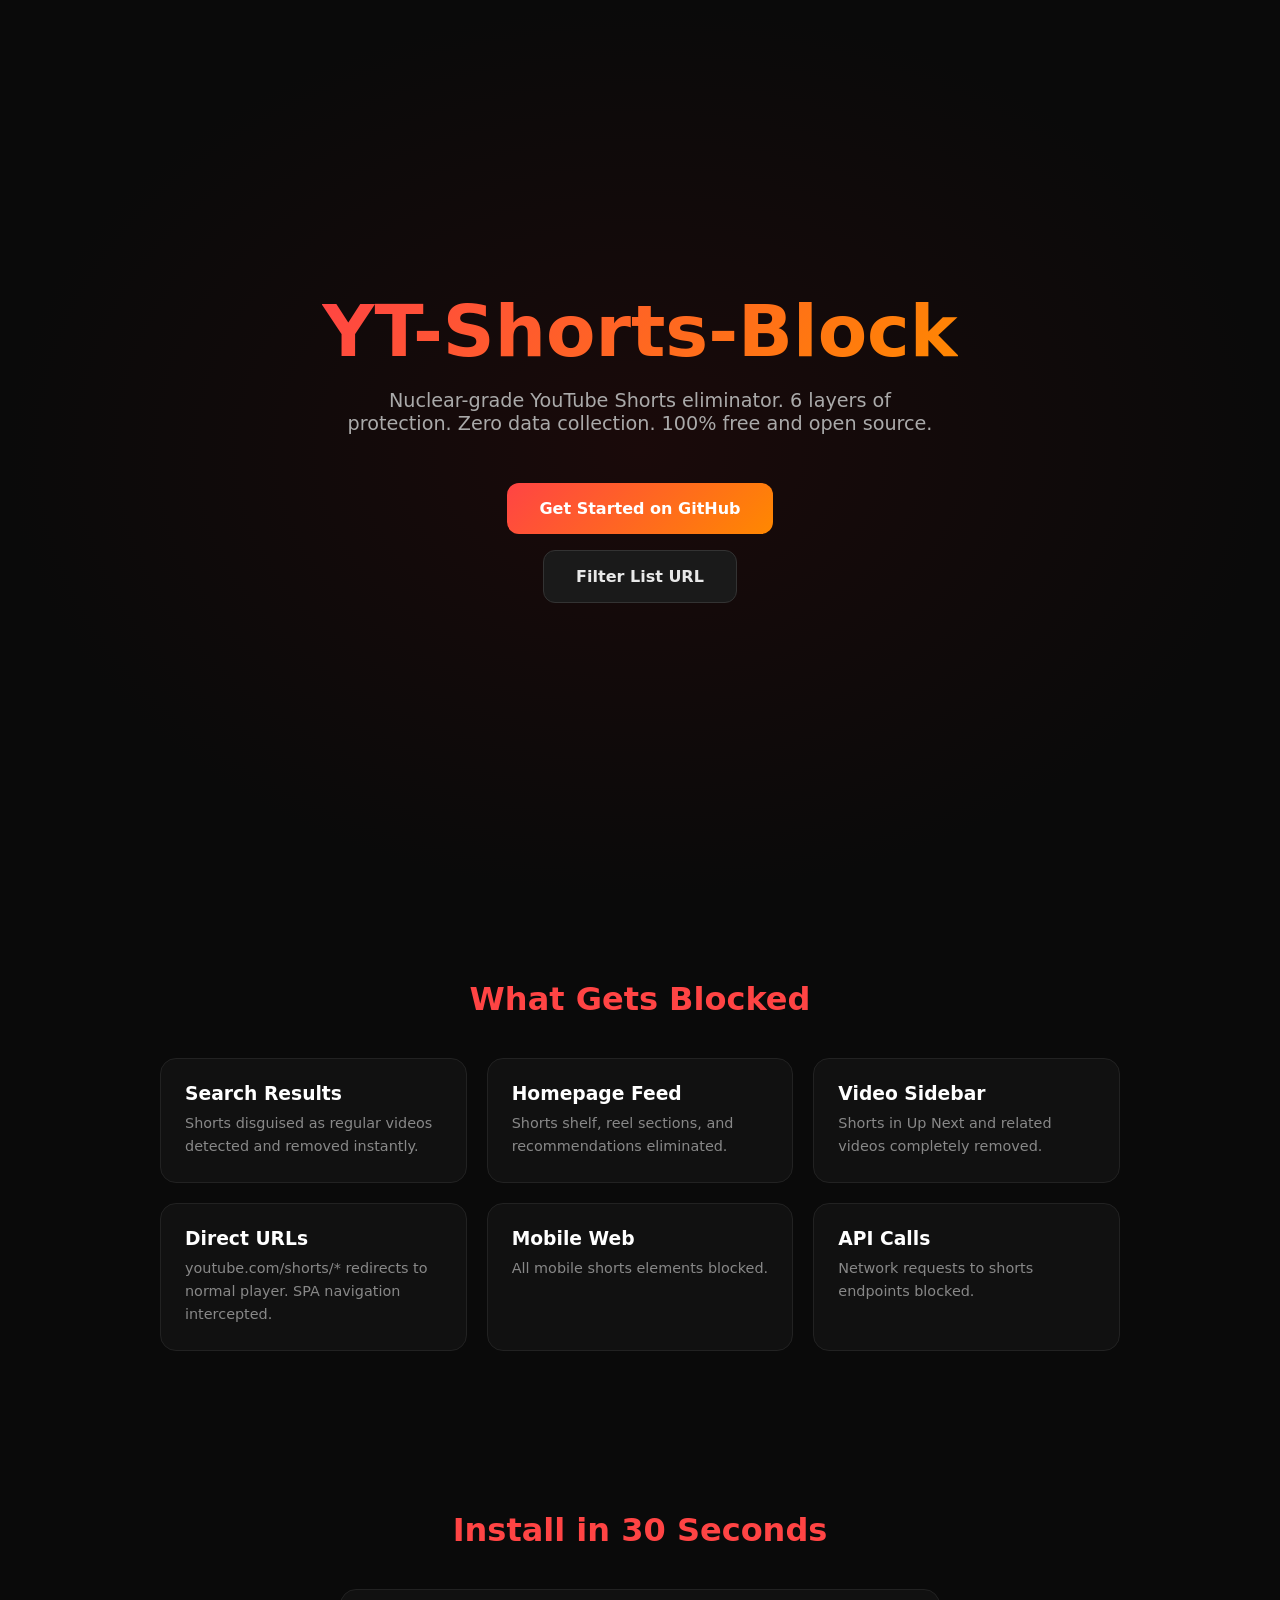
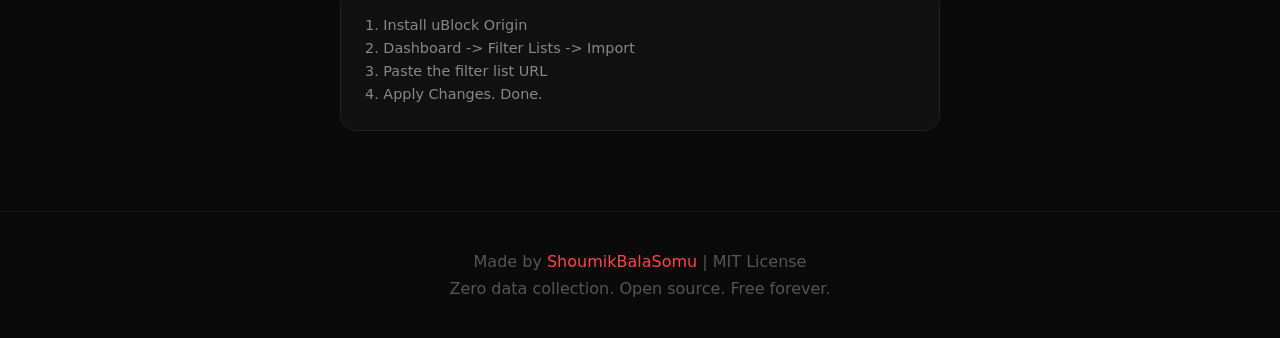
<file: docs/index.html>
<!DOCTYPE html><html lang="en"><head><meta charset="UTF-8">
<meta name="viewport" content="width=device-width,initial-scale=1.0">
<title>YT-Shorts-Block</title><style>
*{margin:0;padding:0;box-sizing:border-box}
body{font-family:system-ui,sans-serif;background:#0a0a0a;color:#e8e8e8}
.hero{min-height:100vh;display:flex;flex-direction:column;align-items:center;justify-content:center;text-align:center;padding:40px 20px;background:radial-gradient(ellipse at center,#1a0a0a 0%,#0a0a0a 70%)}
.hero h1{font-size:clamp(2.5rem,6vw,4.5rem);font-weight:900;background:linear-gradient(135deg,#ff4444,#ff8800);-webkit-background-clip:text;-webkit-text-fill-color:transparent;background-clip:text;margin-bottom:16px}
.hero p{font-size:1.2rem;color:#aaa;max-width:600px;margin-bottom:40px}
.cta{display:inline-block;padding:16px 32px;border-radius:12px;font-size:16px;font-weight:700;text-decoration:none;background:linear-gradient(135deg,#ff4444,#ff8800);color:white;margin:8px;transition:all .3s}
.cta:hover{transform:translateY(-3px);box-shadow:0 8px 30px rgba(255,68,68,.4)}
.cta2{background:#1a1a1a;border:1px solid #333;color:#e8e8e8}
.section{padding:80px 20px;max-width:1000px;margin:0 auto}
.section h2{font-size:2rem;font-weight:800;text-align:center;margin-bottom:40px;color:#ff4444}
.grid{display:grid;grid-template-columns:repeat(auto-fit,minmax(280px,1fr));gap:20px}
.card{background:#111;border:1px solid #222;border-radius:16px;padding:24px;transition:all .3s}
.card:hover{border-color:#ff4444;transform:translateY(-4px)}
.card h3{margin-bottom:8px;color:#fff}
.card p{font-size:.9rem;color:#888;line-height:1.6}
footer{text-align:center;padding:40px;color:#555;border-top:1px solid #1a1a1a}
footer a{color:#ff4444;text-decoration:none}
</style></head><body>
<section class="hero"><h1>YT-Shorts-Block</h1>
<p>Nuclear-grade YouTube Shorts eliminator. 6 layers of protection. Zero data collection. 100% free and open source.</p>
<a href="https://github.com/ShoumikBalaSomu/YT-shorts-Block" class="cta">Get Started on GitHub</a>
<a href="https://raw.githubusercontent.com/ShoumikBalaSomu/YT-shorts-Block/main/filter-lists/yt-shorts-ublock.txt" class="cta cta2">Filter List URL</a>
</section>
<section class="section"><h2>What Gets Blocked</h2><div class="grid">
<div class="card"><h3>Search Results</h3><p>Shorts disguised as regular videos detected and removed instantly.</p></div>
<div class="card"><h3>Homepage Feed</h3><p>Shorts shelf, reel sections, and recommendations eliminated.</p></div>
<div class="card"><h3>Video Sidebar</h3><p>Shorts in Up Next and related videos completely removed.</p></div>
<div class="card"><h3>Direct URLs</h3><p>youtube.com/shorts/* redirects to normal player. SPA navigation intercepted.</p></div>
<div class="card"><h3>Mobile Web</h3><p>All mobile shorts elements blocked.</p></div>
<div class="card"><h3>API Calls</h3><p>Network requests to shorts endpoints blocked.</p></div>
</div></section>
<section class="section"><h2>Install in 30 Seconds</h2>
<div class="card" style="max-width:600px;margin:0 auto">
<p>1. Install uBlock Origin</p><p>2. Dashboard -> Filter Lists -> Import</p>
<p>3. Paste the filter list URL</p><p>4. Apply Changes. Done.</p>
</div></section>
<footer><p>Made by <a href="https://github.com/ShoumikBalaSomu">ShoumikBalaSomu</a> | MIT License</p>
<p style="margin-top:8px">Zero data collection. Open source. Free forever.</p></footer>
</body></html>
</file>
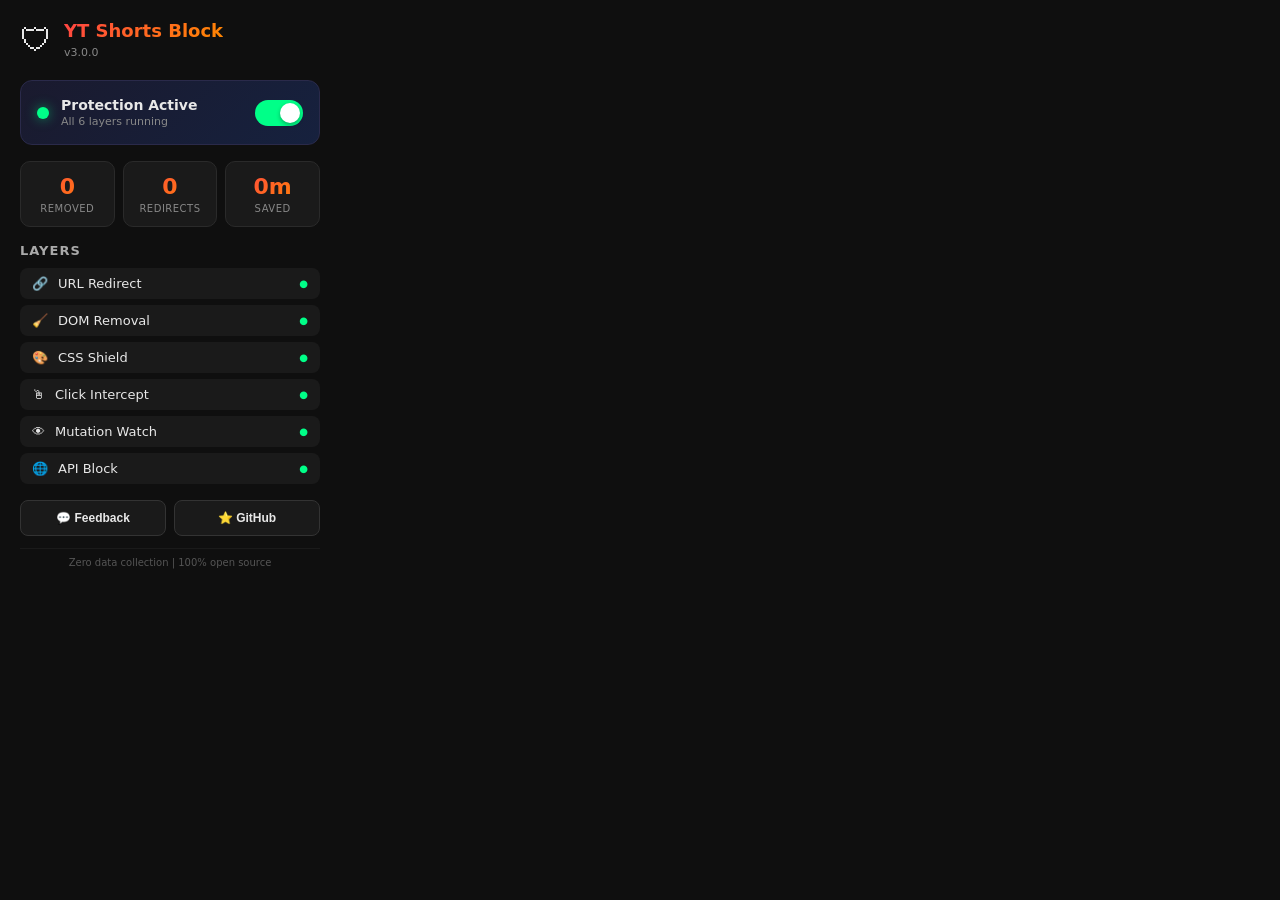
<file: browser-extension/popup.html>
<!DOCTYPE html>
<html lang="en">
<head><meta charset="UTF-8"><meta name="viewport" content="width=device-width,initial-scale=1.0"><title>YT Shorts Block</title><link rel="stylesheet" href="popup.css"></head>
<body>
<div class="container">
  <div class="header"><div class="logo">&#128737;</div><div class="tg"><h1>YT Shorts Block</h1><span class="ver">v3.0.0</span></div></div>
  <div class="sc" id="sc"><div class="si active" id="sd"></div><div class="st"><span class="sl" id="slbl">Protection Active</span><span class="ss">All 6 layers running</span></div><button class="tb" id="tbtn"><span class="tk"></span></button></div>
  <div class="sg"><div class="stc"><span class="sn" id="sr">0</span><span class="slb">Removed</span></div><div class="stc"><span class="sn" id="srd">0</span><span class="slb">Redirects</span></div><div class="stc"><span class="sn" id="stime">0m</span><span class="slb">Saved</span></div></div>
  <div class="ls"><h2>Layers</h2><div class="ll">
    <div class="li"><span>&#128279;</span><span class="ln">URL Redirect</span><span class="lst">&#9679;</span></div>
    <div class="li"><span>&#129529;</span><span class="ln">DOM Removal</span><span class="lst">&#9679;</span></div>
    <div class="li"><span>&#127912;</span><span class="ln">CSS Shield</span><span class="lst">&#9679;</span></div>
    <div class="li"><span>&#128433;</span><span class="ln">Click Intercept</span><span class="lst">&#9679;</span></div>
    <div class="li"><span>&#128065;</span><span class="ln">Mutation Watch</span><span class="lst">&#9679;</span></div>
    <div class="li"><span>&#127760;</span><span class="ln">API Block</span><span class="lst">&#9679;</span></div>
  </div></div>
  <div class="acts"><button class="ab" id="fbtn">&#128172; Feedback</button><button class="ab" id="gbtn">&#11088; GitHub</button></div>
  <div class="ft">Zero data collection | 100% open source</div>
</div>
<script src="popup.js"></script>
</body></html>
</file>
<file: browser-extension/popup.css>
*{margin:0;padding:0;box-sizing:border-box}
body{width:340px;font-family:'Segoe UI',system-ui,sans-serif;background:#0f0f0f;color:#e8e8e8}
.container{padding:20px}
.header{display:flex;align-items:center;gap:12px;margin-bottom:20px}
.logo{font-size:32px}
.tg h1{font-size:18px;font-weight:700;background:linear-gradient(135deg,#ff4444,#ff8800);-webkit-background-clip:text;-webkit-text-fill-color:transparent;background-clip:text}
.ver{font-size:11px;color:#888}
.sc{display:flex;align-items:center;gap:12px;background:linear-gradient(135deg,#1a1a2e,#16213e);border:1px solid #2a2a4a;border-radius:12px;padding:16px;margin-bottom:16px}
.sc.inactive{background:linear-gradient(135deg,#2e1a1a,#3e1616);border-color:#4a2a2a}
.si{width:12px;height:12px;border-radius:50%;background:#444;flex-shrink:0}
.si.active{background:#00ff88;box-shadow:0 0 12px rgba(0,255,136,.5);animation:pulse 2s infinite}
@keyframes pulse{0%,100%{box-shadow:0 0 4px rgba(0,255,136,.3)}50%{box-shadow:0 0 16px rgba(0,255,136,.6)}}
.st{flex:1;display:flex;flex-direction:column}
.sl{font-size:14px;font-weight:600}
.ss{font-size:11px;color:#888;margin-top:2px}
.tb{width:48px;height:26px;border-radius:13px;background:#00ff88;border:none;cursor:pointer;position:relative;transition:background .3s;flex-shrink:0}
.tb.off{background:#555}
.tk{position:absolute;top:3px;left:25px;width:20px;height:20px;border-radius:50%;background:#fff;transition:left .3s;box-shadow:0 2px 4px rgba(0,0,0,.3)}
.tb.off .tk{left:3px}
.sg{display:grid;grid-template-columns:repeat(3,1fr);gap:8px;margin-bottom:16px}
.stc{background:#1a1a1a;border:1px solid #2a2a2a;border-radius:10px;padding:12px 8px;text-align:center;transition:transform .2s,border-color .2s}
.stc:hover{transform:translateY(-2px);border-color:#ff4444}
.sn{display:block;font-size:22px;font-weight:800;background:linear-gradient(135deg,#ff4444,#ff8800);-webkit-background-clip:text;-webkit-text-fill-color:transparent;background-clip:text}
.slb{display:block;font-size:10px;color:#888;margin-top:4px;text-transform:uppercase;letter-spacing:.5px}
.ls{margin-bottom:16px}
.ls h2{font-size:13px;font-weight:600;color:#aaa;margin-bottom:10px;text-transform:uppercase;letter-spacing:1px}
.ll{display:flex;flex-direction:column;gap:6px}
.li{display:flex;align-items:center;gap:10px;background:#1a1a1a;border-radius:8px;padding:8px 12px;font-size:13px}
.li:hover{background:#222}
.ln{flex:1;font-weight:500}
.lst{font-size:10px;color:#00ff88}
.acts{display:flex;gap:8px;margin-bottom:12px}
.ab{flex:1;padding:10px;border:1px solid #333;border-radius:8px;background:#1a1a1a;color:#e8e8e8;font-size:12px;font-weight:600;cursor:pointer;transition:all .2s}
.ab:hover{background:#2a2a2a;border-color:#ff4444;transform:translateY(-1px)}
.ft{text-align:center;font-size:10px;color:#555;padding-top:8px;border-top:1px solid #1a1a1a}
</file>
